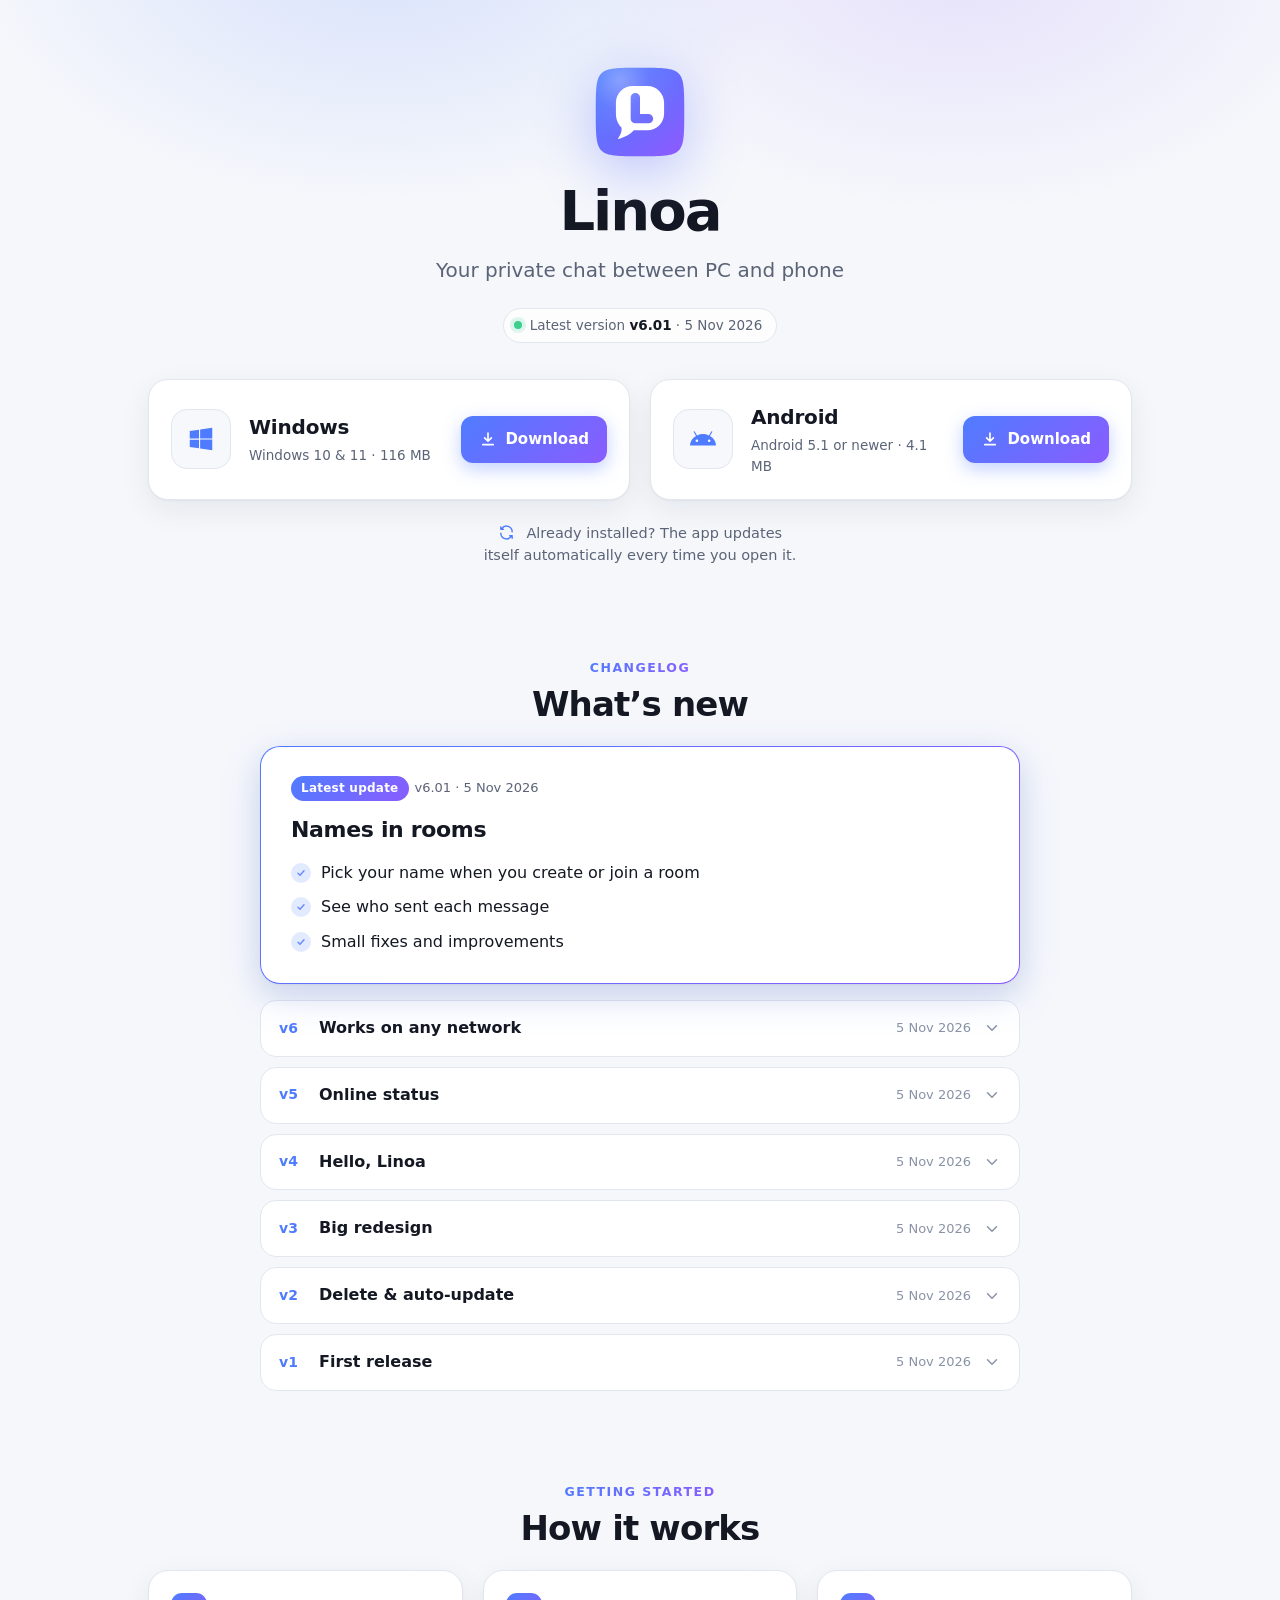
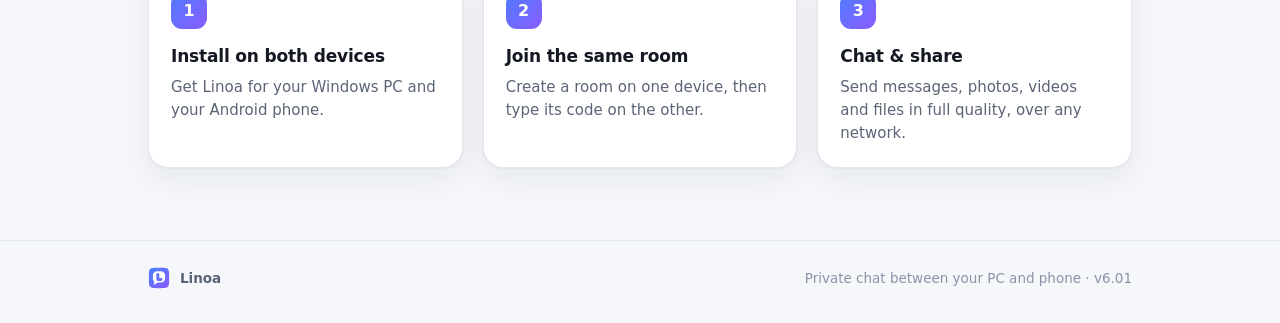
<file: index.html>
<!doctype html>
<html lang="en">
<head>
  <meta charset="utf-8">
  <meta name="viewport" content="width=device-width, initial-scale=1, viewport-fit=cover">
  <meta name="color-scheme" content="dark light">
  <meta name="theme-color" content="#0d1016" media="(prefers-color-scheme: dark)">
  <meta name="theme-color" content="#f5f7fb" media="(prefers-color-scheme: light)">
  <meta name="description" content="Linoa - your private chat between PC and phone. Download for Windows and Android.">
  <title>Linoa</title>
  <link rel="icon" href="data:image/svg+xml,%3Csvg xmlns='http://www.w3.org/2000/svg' viewBox='0 0 1024 1024'%3E%3Cdefs%3E%3ClinearGradient id='fBg' x1='140' y1='80' x2='884' y2='944' gradientUnits='userSpaceOnUse'%3E%3Cstop offset='0' stop-color='%234f7cff'/%3E%3Cstop offset='.55' stop-color='%236b6cff'/%3E%3Cstop offset='1' stop-color='%238a5cff'/%3E%3C/linearGradient%3E%3CradialGradient id='fHl' cx='300' cy='170' r='620' gradientUnits='userSpaceOnUse'%3E%3Cstop offset='0' stop-color='%23fff' stop-opacity='.3'/%3E%3Cstop offset='.5' stop-color='%23fff' stop-opacity='.06'/%3E%3Cstop offset='1' stop-color='%23fff' stop-opacity='0'/%3E%3C/radialGradient%3E%3C/defs%3E%3Cpath d='M984 512C984 981.17 981.17 984 512 984C42.83 984 40 981.17 40 512C40 42.83 42.83 40 512 40C981.17 40 984 42.83 984 512Z' fill='url(%23fBg)'/%3E%3Cpath d='M425.6 198.8H598.4C708.8 198.8 797.6 287.6 797.6 398V522.8C797.6 633.2 708.8 722 598.4 722H440C401.6 762.8 332 810.8 248 825.2C281.6 782 298.4 738.8 293.6 690.8C255.2 654.8 226.4 597.2 226.4 522.8V398C226.4 287.6 315.2 198.8 425.6 198.8ZM388.4 350A68.4 68.4 0 0 1 525.2 350V516.8H603.2A68.4 68.4 0 0 1 603.2 653.6H456.8A68.4 68.4 0 0 1 388.4 585.2Z' fill='%23fff' fill-rule='evenodd'/%3E%3C/svg%3E">
  <link rel="icon" type="image/png" sizes="192x192" href="favicon.png">
  <link rel="apple-touch-icon" href="apple-touch-icon.png">
  <style>
    :root {
      --bg: #0d1016; --bg-2: #11151d; --card: #161b25; --card-2: #1b2130; --line: #252c3b; --line-2: #313a4d;
      --text: #e9ecf3; --muted: #9aa3b6; --faint: #6c768a;
      --accent: #4f7cff; --accent-b: #8a5cff;
      --grad: linear-gradient(135deg, var(--accent), var(--accent-b));
      --glow: rgba(79,124,255,.28); --glow-b: rgba(138,92,255,.22);
      --shadow: 0 1px 0 rgba(255,255,255,.03) inset, 0 12px 32px rgba(0,0,0,.28);
      --radius: 20px;
    }
    @media (prefers-color-scheme: light) {
      :root {
        --bg: #f5f7fb; --bg-2: #eef1f7; --card: #ffffff; --card-2: #f6f8fc; --line: #e2e6ef; --line-2: #d3d9e6;
        --text: #141823; --muted: #5b6477; --faint: #8a93a6;
        --glow: rgba(79,124,255,.18); --glow-b: rgba(138,92,255,.14);
        --shadow: 0 1px 2px rgba(20,24,35,.04), 0 10px 30px rgba(20,24,35,.07);
      }
    }
    * { box-sizing: border-box; }
    html { -webkit-text-size-adjust: 100%; }
    body {
      margin: 0; color: var(--text); background: var(--bg);
      font: 16px/1.55 system-ui, -apple-system, "Segoe UI", Roboto, "Helvetica Neue", Arial, sans-serif;
      -webkit-font-smoothing: antialiased; overflow-x: hidden;
    }
    .bgfx {
      position: absolute; inset: 0 0 auto 0; height: 760px; pointer-events: none; z-index: -1;
      background:
        radial-gradient(600px 380px at 30% -60px, var(--glow), transparent 70%),
        radial-gradient(560px 360px at 75% -40px, var(--glow-b), transparent 70%);
    }
    a { color: inherit; }
    .wrap { width: 100%; max-width: 1040px; margin: 0 auto; padding: 0 16px; }
    @media (min-width: 640px) { .wrap { padding: 0 28px; } }

    /* hero */
    .hero { text-align: center; padding: 64px 0 36px; }
    .logo { width: 96px; height: 96px; margin: 0 auto 22px; display: block; filter: drop-shadow(0 14px 28px rgba(91,108,255,.38)); }
    .logo svg { display: block; width: 96px; height: 96px; }
    h1 { margin: 0; font-size: clamp(36px, 7vw, 56px); line-height: 1.05; letter-spacing: -.035em; font-weight: 750; }
    .tagline { margin: 14px auto 0; max-width: 34ch; color: var(--muted); font-size: clamp(17px, 2.4vw, 20px); }
    .pill {
      display: inline-flex; align-items: center; gap: 8px; margin-top: 22px;
      padding: 6px 14px 6px 10px; border-radius: 999px; font-size: 13.5px; color: var(--muted);
      background: color-mix(in srgb, var(--card) 80%, transparent); border: 1px solid var(--line);
    }
    .pill b { color: var(--text); font-weight: 650; }
    .dot { width: 8px; height: 8px; border-radius: 50%; background: #3ccf8e; box-shadow: 0 0 0 4px rgba(60,207,142,.16); }
    .pill.off .dot { background: var(--faint); box-shadow: none; }

    /* downloads */
    .downloads { display: grid; gap: 16px; grid-template-columns: 1fr; }
    @media (min-width: 720px) { .downloads { grid-template-columns: 1fr 1fr; gap: 20px; } }
    .dl {
      position: relative; display: flex; align-items: center; gap: 18px; text-decoration: none;
      padding: 22px; border-radius: var(--radius); background: var(--card); border: 1px solid var(--line);
      box-shadow: var(--shadow); transition: transform .15s ease, border-color .15s ease, box-shadow .15s ease;
    }
    .dl:hover { transform: translateY(-2px); border-color: color-mix(in srgb, var(--accent) 55%, var(--line)); box-shadow: var(--shadow), 0 10px 34px var(--glow); }
    .dl:focus-visible { outline: 2px solid var(--accent); outline-offset: 3px; }
    .dl[aria-disabled="true"] { pointer-events: none; }
    .dl[aria-disabled="true"] .btn { opacity: .5; }
    .ico {
      flex: none; width: 60px; height: 60px; border-radius: 16px; display: grid; place-items: center;
      background: var(--card-2); border: 1px solid var(--line); color: var(--accent);
    }
    .ico svg { width: 30px; height: 30px; }
    .dl .txt { flex: 1; min-width: 0; }
    .dl .os, .dl .meta { display: block; }
    .dl .os { font-size: 20px; font-weight: 700; letter-spacing: -.01em; }
    .dl .meta { font-size: 13.5px; color: var(--muted); margin-top: 2px; }
    .btn {
      flex: none; display: inline-flex; align-items: center; gap: 8px; color: #fff; font-weight: 650; font-size: 15px;
      padding: 12px 18px; border-radius: 12px; background: var(--grad); box-shadow: 0 6px 18px rgba(79,124,255,.35);
    }
    .btn svg { width: 18px; height: 18px; }
    @media (max-width: 479px) {
      .dl { flex-wrap: wrap; padding: 18px; gap: 14px; }
      .ico { width: 52px; height: 52px; border-radius: 14px; }
      .btn { width: 100%; justify-content: center; padding: 13px 18px; }
    }
    .auto { margin: 22px auto 0; max-width: 560px; color: var(--muted); font-size: 14.5px; text-align: center; text-wrap: balance; }
    .auto svg { display: inline-block; width: 17px; height: 17px; vertical-align: -3px; margin-right: 7px; color: var(--accent); }

    /* sections */
    section.wrap { margin-top: 88px; }
    @media (max-width: 639px) { section.wrap { margin-top: 64px; } }
    .head { text-align: center; }
    .eyebrow { font-size: 12.5px; text-transform: uppercase; letter-spacing: .12em; font-weight: 700; margin: 0 0 8px;
      background: var(--grad); -webkit-background-clip: text; background-clip: text; color: transparent; display: inline-block; }
    h2 { margin: 0 0 22px; font-size: clamp(26px, 4vw, 34px); letter-spacing: -.025em; line-height: 1.15; }

    /* what's new */
    .news { max-width: 760px; margin: 0 auto; }
    .latest {
      position: relative; border-radius: var(--radius); padding: 1px; background: var(--grad); box-shadow: var(--shadow), 0 12px 40px var(--glow);
    }
    .latest > div { border-radius: calc(var(--radius) - 1px); background: var(--card); padding: 24px; }
    @media (min-width: 640px) { .latest > div { padding: 28px 30px; } }
    .badge { display: inline-flex; flex-wrap: wrap; gap: 6px; align-items: center; font-size: 13px; color: var(--muted); }
    .badge .tag { color: #fff; background: var(--grad); padding: 3px 10px; border-radius: 999px; font-weight: 650; font-size: 12px; letter-spacing: .02em; }
    .latest h3 { margin: 12px 0 14px; font-size: 22px; letter-spacing: -.015em; }
    ul.changes { list-style: none; margin: 0; padding: 0; display: grid; gap: 10px; }
    ul.changes li { position: relative; padding-left: 30px; }
    ul.changes li::before {
      content: ""; position: absolute; left: 0; top: 2px; width: 20px; height: 20px; border-radius: 50%;
      background: color-mix(in srgb, var(--accent) 16%, transparent)
        url("data:image/svg+xml,%3Csvg xmlns='http://www.w3.org/2000/svg' viewBox='0 0 24 24'%3E%3Cpath fill='none' stroke='%236d8dff' stroke-width='3' stroke-linecap='round' stroke-linejoin='round' d='m6 12.5 4 4 8-9'/%3E%3C/svg%3E") center/12px no-repeat;
    }
    .older { margin-top: 16px; display: grid; gap: 10px; }
    details { border: 1px solid var(--line); border-radius: 16px; background: var(--card); }
    summary {
      list-style: none; cursor: pointer; display: flex; align-items: center; gap: 12px; padding: 15px 18px; border-radius: 16px;
    }
    summary::-webkit-details-marker { display: none; }
    summary:focus-visible { outline: 2px solid var(--accent); outline-offset: 2px; }
    summary .v { font-weight: 700; font-size: 14px; color: var(--accent); min-width: 28px; }
    summary .t { flex: 1; font-weight: 600; min-width: 0; }
    summary .d { color: var(--faint); font-size: 13px; white-space: nowrap; }
    summary .chev { width: 18px; height: 18px; color: var(--faint); transition: transform .2s; flex: none; }
    details[open] summary .chev { transform: rotate(180deg); }
    details ul.changes { padding: 0 18px 18px 18px; font-size: 15px; color: var(--muted); }
    .empty { color: var(--muted); text-align: center; }

    /* how it works */
    .steps { list-style: none; margin: 0; padding: 0; display: grid; gap: 16px; grid-template-columns: 1fr; counter-reset: s; }
    @media (min-width: 760px) { .steps { grid-template-columns: repeat(3, 1fr); gap: 20px; } }
    .steps li { background: var(--card); border: 1px solid var(--line); border-radius: var(--radius); padding: 22px; box-shadow: var(--shadow); }
    .num {
      width: 36px; height: 36px; border-radius: 11px; display: grid; place-items: center; margin-bottom: 14px;
      background: var(--grad); color: #fff; font-weight: 750; font-size: 16px;
    }
    .steps h3 { margin: 0 0 6px; font-size: 17px; letter-spacing: -.01em; }
    .steps p { margin: 0; color: var(--muted); font-size: 15px; }
    @media (max-width: 759px) {
      .steps li { display: grid; grid-template-columns: auto 1fr; column-gap: 16px; padding: 18px; }
      .num { grid-row: span 2; margin: 0; }
    }
    .code { font-family: ui-monospace, "Cascadia Mono", Consolas, monospace; font-size: .92em; background: var(--card-2); border: 1px solid var(--line); border-radius: 6px; padding: 1px 6px; color: var(--text); }

    footer { margin-top: 72px; border-top: 1px solid var(--line); padding: 26px 0 34px; color: var(--faint); font-size: 13.5px; }
    footer .wrap { display: flex; flex-wrap: wrap; gap: 8px 20px; justify-content: space-between; align-items: center; }
    footer .brand { display: inline-flex; align-items: center; gap: 10px; color: var(--muted); font-weight: 600; }
    footer .mini { width: 22px; height: 22px; display: block; }
    footer .mini svg { display: block; width: 22px; height: 22px; }
    @media (prefers-reduced-motion: reduce) { * { transition: none !important; } }
  </style>
</head>
<body>
  <div class="bgfx" aria-hidden="true"></div>

  <header class="hero wrap">
    <div class="logo" aria-hidden="true">
      <svg xmlns="http://www.w3.org/2000/svg" viewBox="0 0 1024 1024"><defs><linearGradient id="heroBg" x1="140" y1="80" x2="884" y2="944" gradientUnits="userSpaceOnUse"><stop offset="0" stop-color="#4f7cff"/><stop offset=".55" stop-color="#6b6cff"/><stop offset="1" stop-color="#8a5cff"/></linearGradient><radialGradient id="heroHl" cx="300" cy="170" r="620" gradientUnits="userSpaceOnUse"><stop offset="0" stop-color="#fff" stop-opacity=".3"/><stop offset=".5" stop-color="#fff" stop-opacity=".06"/><stop offset="1" stop-color="#fff" stop-opacity="0"/></radialGradient></defs><path d="M984 512C984 981.17 981.17 984 512 984C42.83 984 40 981.17 40 512C40 42.83 42.83 40 512 40C981.17 40 984 42.83 984 512Z" fill="url(#heroBg)"/><path d="M984 512C984 981.17 981.17 984 512 984C42.83 984 40 981.17 40 512C40 42.83 42.83 40 512 40C981.17 40 984 42.83 984 512Z" fill="url(#heroHl)"/><path d="M434.24 235.52H589.76C689.12 235.52 769.04 315.44 769.04 414.8V527.12C769.04 626.48 689.12 706.4 589.76 706.4H447.2C412.64 743.12 350 786.32 274.4 799.28C304.64 760.4 319.76 721.52 315.44 678.32C280.88 645.92 254.96 594.08 254.96 527.12V414.8C254.96 315.44 334.88 235.52 434.24 235.52ZM412.64 358.64A49.68 49.68 0 0 1 512 358.64V533.6H602.72A49.68 49.68 0 0 1 602.72 632.96H462.32A49.68 49.68 0 0 1 412.64 583.28Z" fill="#fff" fill-rule="evenodd"/></svg>
    </div>
    <h1>Linoa</h1>
    <p class="tagline">Your private chat between PC and phone</p>
    <div class="pill off" id="pill"><span class="dot" aria-hidden="true"></span><span id="pillText">Checking latest version…</span></div>
  </header>

  <main>
    <div class="wrap">
      <div class="downloads">
        <a class="dl" id="exe" href="https://github.com/JanZnidaric911/chatroom/releases/latest/download/Linoa-Setup.exe">
          <span class="ico" aria-hidden="true">
            <svg viewBox="0 0 24 24"><path fill="currentColor" d="M3 5.6 10.4 4.6v7H3v-6Zm0 12.8 7.4 1v-6.9H3v5.9Zm8.3 1.1L21 21v-8.6h-9.7v7.1Zm0-15.1v7.2H21V3l-9.7 1.4Z"/></svg>
          </span>
          <span class="txt">
            <span class="os">Windows</span>
            <span class="meta" id="exeMeta">Windows 10 &amp; 11</span>
          </span>
          <span class="btn"><svg viewBox="0 0 24 24" aria-hidden="true"><path fill="none" stroke="currentColor" stroke-width="2.2" stroke-linecap="round" stroke-linejoin="round" d="M12 4v11m0 0-4.5-4.5M12 15l4.5-4.5M5 19.5h14"/></svg>Download</span>
        </a>
        <a class="dl" id="apk" href="https://github.com/JanZnidaric911/chatroom/releases/latest/download/Linoa.apk">
          <span class="ico" aria-hidden="true">
            <svg viewBox="0 0 24 24"><path fill="currentColor" d="M17.6 9.6l1.8-3.2a.45.45 0 0 0-.78-.44l-1.85 3.3a10.8 10.8 0 0 0-9.54 0L5.38 5.96a.45.45 0 0 0-.78.44l1.8 3.2A9.5 9.5 0 0 0 1.6 17.2h20.8a9.5 9.5 0 0 0-4.8-7.6ZM7.1 14.4a1.05 1.05 0 1 1 0-2.1 1.05 1.05 0 0 1 0 2.1Zm9.8 0a1.05 1.05 0 1 1 0-2.1 1.05 1.05 0 0 1 0 2.1Z"/></svg>
          </span>
          <span class="txt">
            <span class="os">Android</span>
            <span class="meta" id="apkMeta">Android 5.1 or newer</span>
          </span>
          <span class="btn"><svg viewBox="0 0 24 24" aria-hidden="true"><path fill="none" stroke="currentColor" stroke-width="2.2" stroke-linecap="round" stroke-linejoin="round" d="M12 4v11m0 0-4.5-4.5M12 15l4.5-4.5M5 19.5h14"/></svg>Download</span>
        </a>
      </div>
      <p class="auto">
        <svg viewBox="0 0 24 24" aria-hidden="true"><path fill="none" stroke="currentColor" stroke-width="2" stroke-linecap="round" stroke-linejoin="round" d="M20 11a8 8 0 0 0-14.6-4.5M4 4v3.5h3.5M4 13a8 8 0 0 0 14.6 4.5M20 20v-3.5h-3.5"/></svg>
        <span>Already installed? The app updates itself automatically every time you open it.</span>
      </p>
    </div>

    <section class="wrap" id="whats-new" aria-labelledby="newsTitle">
      <div class="news">
        <div class="head"><p class="eyebrow">Changelog</p>
        <h2 id="newsTitle">What’s new</h2></div>
        <div id="news"><p class="empty">Loading release notes…</p></div>
      </div>
    </section>

    <section class="wrap" aria-labelledby="howTitle">
      <div class="head"><p class="eyebrow">Getting started</p>
      <h2 id="howTitle">How it works</h2></div>
      <ol class="steps">
        <li><div class="num">1</div><h3>Install on both devices</h3><p>Get Linoa for your Windows PC and your Android phone.</p></li>
        <li><div class="num">2</div><h3>Join the same room</h3><p>Create a room on one device, then type its code on the other.</p></li>
        <li><div class="num">3</div><h3>Chat &amp; share</h3><p>Send messages, photos, videos and files in full quality, over any network.</p></li>
      </ol>
    </section>
  </main>

  <footer>
    <div class="wrap">
      <span class="brand"><span class="mini" aria-hidden="true"><svg xmlns="http://www.w3.org/2000/svg" viewBox="0 0 1024 1024"><defs><linearGradient id="ftBg" x1="140" y1="80" x2="884" y2="944" gradientUnits="userSpaceOnUse"><stop offset="0" stop-color="#4f7cff"/><stop offset=".55" stop-color="#6b6cff"/><stop offset="1" stop-color="#8a5cff"/></linearGradient><radialGradient id="ftHl" cx="300" cy="170" r="620" gradientUnits="userSpaceOnUse"><stop offset="0" stop-color="#fff" stop-opacity=".3"/><stop offset=".5" stop-color="#fff" stop-opacity=".06"/><stop offset="1" stop-color="#fff" stop-opacity="0"/></radialGradient></defs><path d="M984 512C984 981.17 981.17 984 512 984C42.83 984 40 981.17 40 512C40 42.83 42.83 40 512 40C981.17 40 984 42.83 984 512Z" fill="url(#ftBg)"/><path d="M425.6 198.8H598.4C708.8 198.8 797.6 287.6 797.6 398V522.8C797.6 633.2 708.8 722 598.4 722H440C401.6 762.8 332 810.8 248 825.2C281.6 782 298.4 738.8 293.6 690.8C255.2 654.8 226.4 597.2 226.4 522.8V398C226.4 287.6 315.2 198.8 425.6 198.8ZM388.4 350A68.4 68.4 0 0 1 525.2 350V516.8H603.2A68.4 68.4 0 0 1 603.2 653.6H456.8A68.4 68.4 0 0 1 388.4 585.2Z" fill="#fff" fill-rule="evenodd"/></svg></span>Linoa</span>
      <span>Private chat between your PC and phone · <span id="footVer">private build</span></span>
    </div>
  </footer>

  <script>
    (function () {
      var $ = function (id) { return document.getElementById(id); };
      function el(tag, cls, text) { var e = document.createElement(tag); if (cls) e.className = cls; if (text != null) e.textContent = text; return e; }
      function getJSON(url) {
        return fetch(url + (url.indexOf('?') < 0 ? '?' : '&') + 't=' + Date.now(), { cache: 'no-store' })
          .then(function (r) { if (!r.ok) throw new Error('HTTP ' + r.status); return r.json(); });
      }
      function fmtDate(s) {
        var m = /^(\d{4})-(\d{2})-(\d{2})/.exec(s || '');
        if (!m) return s || '';
        try { return new Date(+m[1], m[2] - 1, +m[3]).toLocaleDateString('en-GB', { day: 'numeric', month: 'short', year: 'numeric' }); }
        catch (e) { return s; }
      }
      function fmtSize(b) {
        b = Number(b); if (!(b > 0)) return '';
        return b >= 1048576 ? (b / 1048576).toFixed(b >= 10485760 ? 0 : 1) + ' MB' : Math.max(1, Math.round(b / 1024)) + ' KB';
      }
      function setLink(id, url, size) {
        if (!url || /PLACEHOLDER/i.test(url)) return;
        var a = $(id);
        a.href = new URL(url, location.href).href;
        var s = fmtSize(size);
        if (s) $(id + 'Meta').textContent += ' · ' + s;
      }
      function changeList(changes) {
        var ul = el('ul', 'changes');
        (changes || []).forEach(function (c) { ul.appendChild(el('li', '', String(c))); });
        return ul;
      }
      // display name ("6.01"); entries without one show the integer build. Sorting stays on the integer.
      function vn(e) { return 'v' + ((e && e.name) || (e && e.version)); }
      var chevron = '<svg class="chev" viewBox="0 0 24 24" aria-hidden="true"><path fill="none" stroke="currentColor" stroke-width="2" stroke-linecap="round" stroke-linejoin="round" d="m6 9 6 6 6-6"/></svg>';

      var manifestP = getJSON('update/manifest.json').catch(function () { return null; });
      var logP = getJSON('changelog.json').then(function (l) {
        return Array.isArray(l) ? l.filter(function (e) { return e && e.version; }).sort(function (a, b) { return b.version - a.version; }) : [];
      }).catch(function () { return null; });

      // Downloads + version pill
      Promise.all([manifestP, logP]).then(function (r) {
        var m = r[0], log = r[1] || [];
        var latestVer = m && m.version ? m.version : (log[0] && log[0].version);
        var entry = log.filter(function (e) { return e.version === latestVer; })[0];
        var latestName = m && m.version ? vn(m) : vn(entry || { version: latestVer });
        var date = entry ? fmtDate(entry.date) : (m && m.published ? fmtDate(String(m.published).slice(0, 10)) : '');
        if (latestVer) {
          $('pill').classList.remove('off');
          $('pillText').innerHTML = '';
          $('pillText').appendChild(el('span', '', 'Latest version '));
          $('pillText').appendChild(el('b', '', latestName));
          if (date) $('pillText').appendChild(el('span', '', ' · ' + date));
          $('footVer').textContent = latestName;
        } else {
          $('pillText').textContent = 'Version info unavailable';
        }
        if (m) { setLink('exe', m.exeUrl, m.exeSize); setLink('apk', m.apkUrl, m.apkSize); }

        // What's new
        var box = $('news'); box.innerHTML = '';
        if (!log.length) {
          if (m && m.notes) {
            var card0 = el('div', 'latest'), in0 = el('div');
            var b0 = el('div', 'badge'); b0.appendChild(el('span', 'tag', 'Latest update')); b0.appendChild(el('span', '', vn(m)));
            in0.appendChild(b0); in0.appendChild(el('p', '', m.notes)); card0.appendChild(in0); box.appendChild(card0);
          } else {
            box.appendChild(el('p', 'empty', 'Release notes are not available right now.'));
          }
          return;
        }
        var first = log[0];
        var card = el('article', 'latest'), inner = el('div');
        var badge = el('div', 'badge');
        badge.appendChild(el('span', 'tag', 'Latest update'));
        badge.appendChild(el('span', '', vn(first) + (first.date ? ' · ' + fmtDate(first.date) : '')));
        inner.appendChild(badge);
        inner.appendChild(el('h3', '', first.title || ('Version ' + vn(first).slice(1))));
        inner.appendChild(changeList(first.changes));
        card.appendChild(inner); box.appendChild(card);

        if (log.length > 1) {
          var older = el('div', 'older');
          log.slice(1).forEach(function (e) {
            var d = el('details'), s = el('summary');
            s.appendChild(el('span', 'v', vn(e)));
            s.appendChild(el('span', 't', e.title || ('Version ' + vn(e).slice(1))));
            if (e.date) s.appendChild(el('span', 'd', fmtDate(e.date)));
            s.insertAdjacentHTML('beforeend', chevron);
            d.appendChild(s); d.appendChild(changeList(e.changes));
            older.appendChild(d);
          });
          box.appendChild(older);
        }
      });
    })();
  </script>
</body>
</html>
</file>
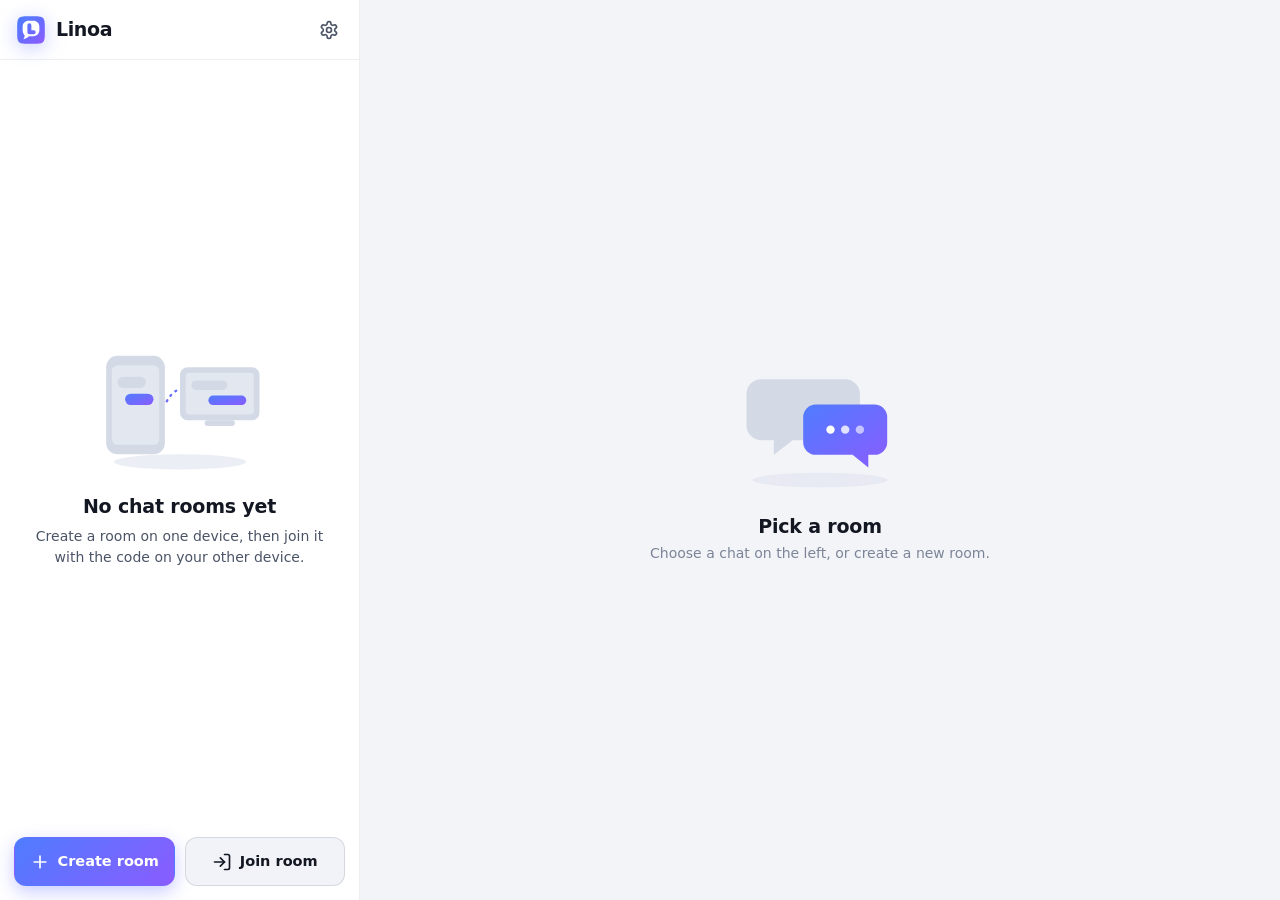
<file: update/files/index.html>
<!doctype html>
<html lang="en">
<head>
  <meta charset="utf-8">
  <meta name="viewport" content="width=device-width, initial-scale=1, viewport-fit=cover">
  <meta name="color-scheme" content="dark light">
  <meta name="theme-color" content="#0f1218">
  <title>Linoa</title>
  <link rel="icon" href="data:image/svg+xml,%3Csvg xmlns='http://www.w3.org/2000/svg' viewBox='0 0 1024 1024'%3E%3Cdefs%3E%3ClinearGradient id='fBg' x1='140' y1='80' x2='884' y2='944' gradientUnits='userSpaceOnUse'%3E%3Cstop offset='0' stop-color='%234f7cff'/%3E%3Cstop offset='.55' stop-color='%236b6cff'/%3E%3Cstop offset='1' stop-color='%238a5cff'/%3E%3C/linearGradient%3E%3CradialGradient id='fHl' cx='300' cy='170' r='620' gradientUnits='userSpaceOnUse'%3E%3Cstop offset='0' stop-color='%23fff' stop-opacity='.3'/%3E%3Cstop offset='.5' stop-color='%23fff' stop-opacity='.06'/%3E%3Cstop offset='1' stop-color='%23fff' stop-opacity='0'/%3E%3C/radialGradient%3E%3C/defs%3E%3Cpath d='M984 512C984 981.17 981.17 984 512 984C42.83 984 40 981.17 40 512C40 42.83 42.83 40 512 40C981.17 40 984 42.83 984 512Z' fill='url(%23fBg)'/%3E%3Cpath d='M425.6 198.8H598.4C708.8 198.8 797.6 287.6 797.6 398V522.8C797.6 633.2 708.8 722 598.4 722H440C401.6 762.8 332 810.8 248 825.2C281.6 782 298.4 738.8 293.6 690.8C255.2 654.8 226.4 597.2 226.4 522.8V398C226.4 287.6 315.2 198.8 425.6 198.8ZM388.4 350A68.4 68.4 0 0 1 525.2 350V516.8H603.2A68.4 68.4 0 0 1 603.2 653.6H456.8A68.4 68.4 0 0 1 388.4 585.2Z' fill='%23fff' fill-rule='evenodd'/%3E%3C/svg%3E">
  <link rel="stylesheet" href="styles.css">
</head>
<body>
  <div id="app" class="app">
    <!-- HOME / ROOM LIST -->
    <section id="home" class="screen active">
      <header class="topbar home-top">
        <div class="brand">
          <span class="logo" aria-hidden="true">
            <svg width="30" height="30" xmlns="http://www.w3.org/2000/svg" viewBox="0 0 1024 1024"><defs><linearGradient id="lgoBg" x1="140" y1="80" x2="884" y2="944" gradientUnits="userSpaceOnUse"><stop offset="0" stop-color="#4f7cff"/><stop offset=".55" stop-color="#6b6cff"/><stop offset="1" stop-color="#8a5cff"/></linearGradient><radialGradient id="lgoHl" cx="300" cy="170" r="620" gradientUnits="userSpaceOnUse"><stop offset="0" stop-color="#fff" stop-opacity=".3"/><stop offset=".5" stop-color="#fff" stop-opacity=".06"/><stop offset="1" stop-color="#fff" stop-opacity="0"/></radialGradient></defs><path d="M984 512C984 981.17 981.17 984 512 984C42.83 984 40 981.17 40 512C40 42.83 42.83 40 512 40C981.17 40 984 42.83 984 512Z" fill="url(#lgoBg)"/><path d="M425.6 198.8H598.4C708.8 198.8 797.6 287.6 797.6 398V522.8C797.6 633.2 708.8 722 598.4 722H440C401.6 762.8 332 810.8 248 825.2C281.6 782 298.4 738.8 293.6 690.8C255.2 654.8 226.4 597.2 226.4 522.8V398C226.4 287.6 315.2 198.8 425.6 198.8ZM388.4 350A68.4 68.4 0 0 1 525.2 350V516.8H603.2A68.4 68.4 0 0 1 603.2 653.6H456.8A68.4 68.4 0 0 1 388.4 585.2Z" fill="#fff" fill-rule="evenodd"/></svg>
          </span>
          <span>Linoa</span>
        </div>
        <button class="icon-btn" id="btnSettings" title="Settings" aria-label="Settings" data-icon="settings"></button>
      </header>
      <main class="home-main">
        <ul id="roomList" class="room-list"></ul>
        <div id="emptyHome" class="empty-home">
          <svg class="illus" viewBox="0 0 200 150" width="190" height="142" aria-hidden="true">
            <defs><linearGradient id="ig1" x1="0" y1="0" x2="1" y2="1"><stop offset="0" stop-color="#4f7cff"/><stop offset="1" stop-color="#8a5cff"/></linearGradient></defs>
            <ellipse cx="100" cy="134" rx="70" ry="8" class="illus-shadow"/>
            <rect x="22" y="22" width="62" height="104" rx="12" class="illus-device"/>
            <rect x="28" y="32" width="50" height="84" rx="6" class="illus-screen"/>
            <rect x="100" y="34" width="84" height="56" rx="8" class="illus-device"/>
            <rect x="106" y="40" width="72" height="44" rx="4" class="illus-screen"/>
            <rect x="126" y="90" width="32" height="6" rx="3" class="illus-device"/>
            <rect x="34" y="44" width="30" height="12" rx="6" class="illus-bubble"/>
            <rect x="42" y="62" width="30" height="12" rx="6" fill="url(#ig1)"/>
            <rect x="112" y="48" width="38" height="10" rx="5" class="illus-bubble"/>
            <rect x="130" y="64" width="40" height="10" rx="5" fill="url(#ig1)"/>
            <path d="M86 70c6-10 10-12 14-12" fill="none" stroke="url(#ig1)" stroke-width="2.5" stroke-linecap="round" stroke-dasharray="1 6"/>
          </svg>
          <h2>No chat rooms yet</h2>
          <p>Create a room on one device, then join it with the code on your other device.</p>
        </div>
      </main>
      <div class="home-actions">
        <button class="btn primary" id="btnCreate" data-icon="plus">Create room</button>
        <button class="btn" id="btnJoin" data-icon="log-in">Join room</button>
      </div>
    </section>

    <!-- CHAT -->
    <section id="chat" class="screen">
      <header class="topbar chat-top">
        <button class="icon-btn" id="btnBack" title="Back" aria-label="Back" data-icon="chevron-left" data-size="24"></button>
        <button class="chat-title" id="chatTitle" title="Show room code">
          <span class="avatar" id="chatAvatar"></span>
          <span class="chat-title-text">
            <span id="chatName">Room</span>
            <small id="chatSub"></small>
          </span>
        </button>
        <button class="icon-btn" id="btnSettings2" title="Room options" aria-label="Room options" data-icon="more-vertical"></button>
      </header>
      <div id="statusBar" class="status-bar connecting">
        <span class="sb-pulse" aria-hidden="true"></span>
        <span class="sb-text"><span id="statusText">Connecting…</span><small id="statusHint"></small></span>
      </div>
      <div class="chat-body">
        <div id="messages" class="messages" aria-live="polite"></div>
        <button id="scrollDown" class="fab" title="Scroll to latest" aria-label="Scroll to latest" data-icon="chevron-down" hidden><span id="unreadBadge" class="fab-badge" hidden></span></button>
      </div>
      <div id="selectBar" class="select-bar" hidden>
        <button class="icon-btn" id="selCancel" title="Cancel selection" aria-label="Cancel selection" data-icon="x"></button>
        <span id="selCount" class="sel-count">0 selected</span>
        <button class="btn small ghost" id="selAll" title="Select all">All</button>
        <button class="btn small ghost" id="selDelMe" title="Delete for me" data-icon="user"><span class="lbl">For me</span></button>
        <button class="btn small danger" id="selDelAll" title="Delete for everyone" data-icon="users"><span class="lbl">For everyone</span></button>
      </div>
      <footer class="composer" id="composer">
        <div class="composer-pill">
          <button class="icon-btn attach" id="btnAttach" title="Attach files" aria-label="Attach files" data-icon="paperclip"></button>
          <input type="file" id="fileInput" multiple hidden>
          <textarea id="input" rows="1" placeholder="Message" autocomplete="off"></textarea>
        </div>
        <button class="send-btn" id="btnSend" title="Send" aria-label="Send" data-icon="send"></button>
      </footer>
      <div id="dropOverlay" class="drop-overlay">
        <div class="drop-card">
          <span class="drop-icon" data-icon="upload" data-size="34"></span>
          <strong>Drop to send</strong>
          <small>Photos, videos and files are sent in full quality</small>
        </div>
      </div>
    </section>

    <!-- WIDE LAYOUT: nothing selected -->
    <section id="placeholder" class="pane-empty" aria-hidden="true">
      <svg class="illus" viewBox="0 0 200 150" width="210" height="158">
        <defs><linearGradient id="ig2" x1="0" y1="0" x2="1" y2="1"><stop offset="0" stop-color="#4f7cff"/><stop offset="1" stop-color="#8a5cff"/></linearGradient></defs>
        <ellipse cx="100" cy="136" rx="64" ry="7" class="illus-shadow"/>
        <path d="M44 40h80a14 14 0 0 1 14 14v30a14 14 0 0 1-14 14H74l-18 14v-14H44a14 14 0 0 1-14-14V54a14 14 0 0 1 14-14Z" class="illus-bubble"/>
        <path d="M96 64h56a12 12 0 0 1 12 12v24a12 12 0 0 1-12 12h-6v12l-15-12H96a12 12 0 0 1-12-12V76a12 12 0 0 1 12-12Z" fill="url(#ig2)"/>
        <circle cx="110" cy="88" r="4" fill="#fff"/><circle cx="124" cy="88" r="4" fill="#fff" opacity=".8"/><circle cx="138" cy="88" r="4" fill="#fff" opacity=".6"/>
      </svg>
      <h2>Pick a room</h2>
      <p>Choose a chat on the left, or create a new room.</p>
    </section>
  </div>

  <!-- MODAL -->
  <div id="modal" class="overlay" hidden>
    <div class="dialog" id="dialog" role="dialog" aria-modal="true">
      <div id="modalBody"></div>
    </div>
  </div>

  <!-- IMAGE VIEWER -->
  <div id="viewer" class="viewer" hidden>
    <div class="viewer-bar">
      <span id="viewerName"></span>
      <div class="save-slot" id="viewerSlot">
        <button class="icon-btn" id="viewerSave" title="Save" aria-label="Save" data-icon="download"></button>
        <button class="icon-btn" id="viewerClose" title="Close" aria-label="Close" data-icon="x" data-size="22"></button>
      </div>
    </div>
    <img id="viewerImg" alt="">
  </div>

  <div id="toast" class="toast" hidden></div>

  <script src="vendor/peerjs.min.js"></script>
  <script src="relay.js"></script>
  <script src="platform.js"></script>
  <script src="app.js"></script>
  <script src="version.js"></script>
  <script src="update-config.js"></script>
  <script src="updater.js"></script>
</body>
</html>
</file>
<file: update/files/styles.css>
/* Linoa — design tokens. Dark is the default; light via prefers-color-scheme or [data-theme]. */
:root {
  --bg: #0b0e14;
  --bg-elev: #10141c;
  --chat-bg: #0c0f15;
  --surface: #161b25;
  --surface-2: #1d2330;
  --surface-3: #262d3c;
  --line: rgba(255, 255, 255, .06);
  --line-2: rgba(255, 255, 255, .11);
  --text: #e9edf5;
  --text-2: #aab2c3;
  --muted: #747d91;
  --accent: #5b74ff;
  --accent-2: #7a63ff;
  --accent-soft: rgba(91, 116, 255, .16);
  --grad: linear-gradient(135deg, #4f7cff 0%, #8a5cff 100%);
  --mine-text: #ffffff;
  --theirs: #1a1f2a;
  --theirs-text: #e9edf5;
  --ok: #3ad08a;
  --warn: #f2b84b;
  --err: #ff5f6d;
  --err-soft: rgba(255, 95, 109, .13);
  --shadow-sm: 0 1px 2px rgba(0, 0, 0, .3);
  --shadow: 0 12px 40px rgba(0, 0, 0, .5), 0 2px 8px rgba(0, 0, 0, .3);
  --overlay: rgba(4, 6, 10, .62);
  --glass: rgba(16, 20, 28, .78);
  --skel: rgba(255, 255, 255, .05);
  --skel-hi: rgba(255, 255, 255, .11);
  --scroll: rgba(255, 255, 255, .13);
  --illus-1: #1f2534;
  --illus-2: #2a3245;
  --focus: 0 0 0 3px rgba(91, 116, 255, .45);
  --r-bubble: 20px;
  --r-tight: 6px;
  --sat: env(safe-area-inset-top, 0px);
  --sab: env(safe-area-inset-bottom, 0px);
  --sal: env(safe-area-inset-left, 0px);
  --sar: env(safe-area-inset-right, 0px);
  --font: "Inter", "Inter Variable", "Segoe UI Variable Text", "Segoe UI", system-ui, -apple-system, Roboto, "Helvetica Neue", Arial, sans-serif;
  --mono: "JetBrains Mono", "Cascadia Mono", ui-monospace, "SF Mono", Consolas, "Roboto Mono", monospace;
  color-scheme: dark;
}
@media (prefers-color-scheme: light) {
  :root:not([data-theme="dark"]) {
    --bg: #eef1f6;
    --bg-elev: #ffffff;
    --chat-bg: #f2f4f8;
    --surface: #ffffff;
    --surface-2: #f1f3f8;
    --surface-3: #e6e9f0;
    --line: rgba(15, 23, 42, .07);
    --line-2: rgba(15, 23, 42, .12);
    --text: #121722;
    --text-2: #4b5466;
    --muted: #7c8597;
    --accent-soft: rgba(79, 124, 255, .12);
    --theirs: #ffffff;
    --theirs-text: #121722;
    --err-soft: rgba(229, 72, 77, .1);
    --shadow-sm: 0 1px 2px rgba(15, 23, 42, .08);
    --shadow: 0 12px 40px rgba(15, 23, 42, .16), 0 2px 8px rgba(15, 23, 42, .06);
    --overlay: rgba(15, 23, 42, .38);
    --glass: rgba(255, 255, 255, .82);
    --skel: rgba(15, 23, 42, .05);
    --skel-hi: rgba(15, 23, 42, .1);
    --scroll: rgba(15, 23, 42, .18);
    --illus-1: #e3e7ef;
    --illus-2: #d3d9e5;
    --ok: #1fb373;
    --warn: #d99a1e;
    --err: #e5484d;
    color-scheme: light;
  }
}
:root[data-theme="light"] {
  --bg: #eef1f6;
  --bg-elev: #ffffff;
  --chat-bg: #f2f4f8;
  --surface: #ffffff;
  --surface-2: #f1f3f8;
  --surface-3: #e6e9f0;
  --line: rgba(15, 23, 42, .07);
  --line-2: rgba(15, 23, 42, .12);
  --text: #121722;
  --text-2: #4b5466;
  --muted: #7c8597;
  --accent-soft: rgba(79, 124, 255, .12);
  --theirs: #ffffff;
  --theirs-text: #121722;
  --err-soft: rgba(229, 72, 77, .1);
  --shadow-sm: 0 1px 2px rgba(15, 23, 42, .08);
  --shadow: 0 12px 40px rgba(15, 23, 42, .16), 0 2px 8px rgba(15, 23, 42, .06);
  --overlay: rgba(15, 23, 42, .38);
  --glass: rgba(255, 255, 255, .82);
  --skel: rgba(15, 23, 42, .05);
  --skel-hi: rgba(15, 23, 42, .1);
  --scroll: rgba(15, 23, 42, .18);
  --illus-1: #e3e7ef;
  --illus-2: #d3d9e5;
  --ok: #1fb373;
  --warn: #d99a1e;
  --err: #e5484d;
  color-scheme: light;
}

/* ---------- base ---------- */
* { box-sizing: border-box; }
html, body { height: 100%; margin: 0; }
body {
  background: var(--bg);
  color: var(--text);
  font: 15px/1.42 var(--font);
  font-feature-settings: "cv11", "ss01";
  -webkit-font-smoothing: antialiased;
  -moz-osx-font-smoothing: grayscale;
  overflow: hidden;
  -webkit-tap-highlight-color: transparent;
}
button { font: inherit; color: inherit; }
button, [role="button"] { -webkit-user-select: none; user-select: none; }
[hidden] { display: none !important; }
:focus { outline: none; }
:focus-visible { outline: none; box-shadow: var(--focus); }
::selection { background: rgba(91, 116, 255, .35); }
svg.ic { flex: none; display: block; }
svg.ic.inline { display: inline-block; vertical-align: -2px; }

/* custom scrollbars */
* { scrollbar-width: thin; scrollbar-color: var(--scroll) transparent; }
::-webkit-scrollbar { width: 10px; height: 10px; }
::-webkit-scrollbar-track { background: transparent; }
::-webkit-scrollbar-thumb { background: var(--scroll); border-radius: 10px; border: 3px solid transparent; background-clip: padding-box; }
::-webkit-scrollbar-thumb:hover { background-color: var(--muted); }

/* ---------- layout ---------- */
.app { position: fixed; inset: 0; }
.screen {
  position: absolute; inset: 0;
  display: none; flex-direction: column;
  padding-left: var(--sal); padding-right: var(--sar);
  background: var(--bg);
}
.screen.active { display: flex; }
.pane-empty { display: none; }

@media (min-width: 900px) {
  .app { display: grid; grid-template-columns: minmax(300px, 360px) 1fr; }
  .screen { position: relative; inset: auto; min-width: 0; min-height: 0; }
  #home { display: flex; border-right: 1px solid var(--line); background: var(--bg-elev); padding-right: 0; }
  #chat { padding-left: 0; }
  #chat:not(.active) { display: none; }
  #btnBack { display: none; }
  .chat-top { padding-left: 14px; }
  .pane-empty {
    display: flex; flex-direction: column; align-items: center; justify-content: center; text-align: center;
    color: var(--muted); background: var(--chat-bg); padding: 24px;
  }
  #chat.active ~ .pane-empty { display: none; }
  .pane-empty h2 { color: var(--text); font-size: 19px; margin: 18px 0 4px; letter-spacing: -.01em; }
  .pane-empty p { margin: 0; font-size: 14px; }
}

/* ---------- top bars ---------- */
.topbar {
  display: flex; align-items: center; gap: 6px;
  padding: calc(8px + var(--sat)) 10px 8px;
  background: var(--bg-elev);
  border-bottom: 1px solid var(--line);
  min-height: 60px;
  flex: none;
  position: relative; z-index: 5;
}
.brand { font-weight: 700; font-size: 19px; letter-spacing: -.02em; flex: 1; display: flex; align-items: center; gap: 10px; padding-left: 6px; }
.logo { display: flex; filter: drop-shadow(0 4px 10px rgba(91, 116, 255, .35)); }

.icon-btn {
  border: 0; background: transparent; width: 40px; height: 40px; border-radius: 12px;
  display: inline-flex; align-items: center; justify-content: center; cursor: pointer; color: var(--text-2);
  flex: none; transition: background .15s, color .15s, transform .1s;
}
.icon-btn:hover { background: var(--surface-2); color: var(--text); }
.icon-btn:active { transform: scale(.94); }

/* ---------- buttons ---------- */
.btn {
  display: inline-flex; align-items: center; justify-content: center; gap: 8px;
  border: 1px solid var(--line-2); background: var(--surface-2); color: var(--text);
  padding: 11px 18px; border-radius: 12px; cursor: pointer; font-weight: 600; font-size: 14.5px;
  transition: background .15s, border-color .15s, transform .1s, box-shadow .15s, filter .15s;
}
.btn:hover { background: var(--surface-3); }
.btn:active { transform: scale(.98); }
.btn.primary { background: var(--grad); border-color: transparent; color: #fff; box-shadow: 0 6px 18px rgba(91, 100, 255, .32); }
.btn.primary:hover { filter: brightness(1.08); }
.btn.danger { background: var(--err); border-color: transparent; color: #fff; }
.btn.danger:hover { filter: brightness(1.08); }
.btn.ghost { background: transparent; border-color: var(--line-2); }
.btn.ghost:hover { background: var(--surface-2); }
.btn.small { padding: 7px 12px; border-radius: 10px; font-size: 13px; gap: 6px; }
.btn:disabled { opacity: .45; cursor: default; transform: none; filter: none; }

/* ---------- home ---------- */
.home-main {
  flex: 1; overflow-y: auto; width: 100%; max-width: 680px; margin: 0 auto;
  padding: 10px 10px 8px;
  display: flex; flex-direction: column;
}
.room-list { list-style: none; margin: 0; padding: 0; display: flex; flex-direction: column; gap: 2px; }
.room {
  display: flex; align-items: center; gap: 12px;
  border-radius: 16px; padding: 10px 6px 10px 10px; cursor: pointer; position: relative;
  transition: background .15s;
  animation: fadeUp .25s ease both;
}
.room:hover { background: var(--surface-2); }
.room.active { background: var(--accent-soft); }
.room.active::before { content: ''; position: absolute; left: 0; top: 14px; bottom: 14px; width: 3px; border-radius: 3px; background: var(--grad); }
.room-info { flex: 1; min-width: 0; display: flex; flex-direction: column; gap: 2px; }
.room-line { display: flex; align-items: baseline; gap: 8px; min-width: 0; }
.room-name { font-weight: 600; font-size: 15px; white-space: nowrap; overflow: hidden; text-overflow: ellipsis; flex: 1; min-width: 0; }
.room-time { color: var(--muted); font-size: 12px; flex: none; }
.room-last { color: var(--text-2); font-size: 13.5px; white-space: nowrap; overflow: hidden; text-overflow: ellipsis; flex: 1; min-width: 0; }
.room-last .you { color: var(--muted); }
.room-last.activity { color: var(--accent); font-weight: 500; }
.room-more { width: 34px; height: 34px; opacity: .55; }
.room:hover .room-more, .room-more:focus-visible { opacity: 1; }

.avatar {
  --h1: 225; --h2: 265;
  width: 48px; height: 48px; border-radius: 50%; flex: none; position: relative;
  background: linear-gradient(135deg, hsl(var(--h1) 85% 62%), hsl(var(--h2) 75% 58%));
  color: #fff; display: flex; align-items: center; justify-content: center;
  font-weight: 700; font-size: 16.5px; letter-spacing: .01em;
  text-shadow: 0 1px 2px rgba(0, 0, 0, .18);
}
.presence {
  position: absolute; right: 0; bottom: 0; width: 13px; height: 13px; border-radius: 50%;
  border: 2.5px solid var(--bg-elev); background: var(--muted); box-sizing: content-box; margin: -2px;
  transition: background .3s;
}
.room:hover .presence { border-color: var(--surface-2); }
.presence.connected { background: var(--ok); }
.presence.waiting { background: var(--warn); }
.presence.connecting { background: var(--muted); }

.empty-home { text-align: center; color: var(--text-2); padding: 36px 20px 20px; margin: auto 0; }
.empty-home h2 { color: var(--text); margin: 16px 0 6px; font-size: 19px; letter-spacing: -.01em; }
.empty-home p { margin: 0 auto; max-width: 300px; font-size: 14px; line-height: 1.5; }
.illus { display: block; margin: 0 auto; }
.illus-shadow { fill: var(--illus-1); opacity: .7; }
.illus-device { fill: var(--illus-2); }
.illus-screen { fill: var(--illus-1); }
.illus-bubble { fill: var(--illus-2); }
.illus-dot { fill: var(--muted); }
.home-actions {
  display: flex; gap: 10px; flex: none;
  padding: 12px 14px calc(14px + var(--sab));
  width: 100%; max-width: 680px; margin: 0 auto;
}
.home-actions .btn { flex: 1; padding: 13px; }

/* ---------- menu ---------- */
.menu {
  position: fixed; z-index: 60; background: var(--surface); border: 1px solid var(--line-2);
  border-radius: 14px; box-shadow: var(--shadow); padding: 6px; min-width: 200px;
  animation: pop .14s cubic-bezier(.2, .9, .3, 1.2) both;
}
.menu button {
  display: flex; align-items: center; gap: 11px; width: 100%; text-align: left; border: 0; background: transparent;
  padding: 9px 12px; border-radius: 9px; cursor: pointer; font-size: 14px; color: var(--text);
}
.menu button svg { color: var(--text-2); }
.menu button:hover, .menu button:focus-visible { background: var(--surface-2); box-shadow: none; }
.menu button.danger, .menu button.danger svg { color: var(--err); }
.menu button.danger:hover { background: var(--err-soft); }
.menu-sep { height: 1px; background: var(--line-2); margin: 5px 6px; }
.menu-title { font-size: 11.5px; font-weight: 600; text-transform: uppercase; letter-spacing: .06em; color: var(--muted); padding: 6px 12px 4px; }

/* ---------- chat header ---------- */
.chat-top { padding-left: 4px; gap: 4px; }
.chat-title {
  flex: 1; min-width: 0; display: flex; align-items: center; gap: 11px; border: 0; background: transparent;
  text-align: left; cursor: pointer; padding: 4px 8px 4px 4px; border-radius: 14px; transition: background .15s;
}
.chat-title:hover { background: var(--surface-2); }
.chat-title .avatar { width: 40px; height: 40px; font-size: 14.5px; }
.chat-title .presence { width: 11px; height: 11px; border-width: 2px; }
.chat-title:hover .presence { border-color: var(--surface-2); }
.chat-title-text { display: flex; flex-direction: column; min-width: 0; gap: 1px; }
.chat-title-text > span { font-weight: 650; font-size: 15.5px; letter-spacing: -.01em; white-space: nowrap; overflow: hidden; text-overflow: ellipsis; }
.chat-title-text small { color: var(--muted); font-size: 12.5px; white-space: nowrap; overflow: hidden; text-overflow: ellipsis; display: flex; align-items: center; gap: 5px; }
.chat-title-text small.st-connected { color: var(--ok); }
.chat-title-text small.activity { color: var(--accent); font-weight: 500; }
.mini-dots { display: inline-flex; gap: 2px; align-items: center; }
.mini-dots i { width: 4px; height: 4px; border-radius: 50%; background: currentColor; animation: dot 1.2s infinite ease-in-out; }
.mini-dots i:nth-child(2) { animation-delay: .15s; }
.mini-dots i:nth-child(3) { animation-delay: .3s; }

/* slim animated status banner */
.status-bar {
  flex: none; display: flex; align-items: center; justify-content: center; gap: 9px;
  font-size: 12.5px; font-weight: 500; text-align: center; overflow: hidden;
  max-height: 0; padding: 0 14px; opacity: 0;
  transition: max-height .3s ease, padding .3s ease, opacity .25s ease, background .3s, color .3s;
  position: relative; z-index: 4;
}
.status-bar.show { max-height: 80px; padding: 6px 14px; opacity: 1; }
.status-bar .sb-text { display: flex; flex-direction: column; gap: 1px; min-width: 0; }
.status-bar small { font-size: 11.5px; opacity: .85; font-weight: 400; }
.status-bar small:empty { display: none; }
.sb-pulse { width: 8px; height: 8px; border-radius: 50%; background: currentColor; flex: none; animation: pulse 1.6s infinite; }
.status-bar.connected { background: rgba(58, 208, 138, .12); color: var(--ok); }
.status-bar.connected .sb-pulse { animation: none; }
.status-bar.waiting { background: rgba(242, 184, 75, .12); color: var(--warn); }
.status-bar.connecting { background: var(--surface-2); color: var(--text-2); }
.status-bar.connecting::after, .status-bar.waiting::after {
  content: ''; position: absolute; left: 0; bottom: 0; height: 2px; width: 30%;
  background: currentColor; opacity: .55; border-radius: 2px; animation: slide 1.6s ease-in-out infinite;
}

/* ---------- messages ---------- */
.chat-body { flex: 1; min-height: 0; position: relative; display: flex; flex-direction: column; }
.messages {
  flex: 1; overflow-y: auto; overflow-x: hidden;
  padding: 10px 12px 10px;
  display: flex; flex-direction: column;
  background:
    radial-gradient(1100px 520px at 100% 0%, rgba(138, 92, 255, .055), transparent 60%),
    radial-gradient(900px 480px at 0% 100%, rgba(79, 124, 255, .05), transparent 60%),
    var(--chat-bg);
  overscroll-behavior: contain;
}
.messages > .inner, .messages > .live { width: 100%; max-width: 820px; margin: 0 auto; display: flex; flex-direction: column; }
.messages > .inner { flex: 1 0 auto; justify-content: flex-end; }
.messages.loading .msg { animation: none !important; }
.day-sep { align-self: center; margin: 14px 0 8px; }
.day-sep span {
  display: block; font-size: 12px; font-weight: 600; color: var(--text-2); background: var(--glass);
  padding: 4px 12px; border-radius: 999px; border: 1px solid var(--line);
  -webkit-backdrop-filter: blur(10px); backdrop-filter: blur(10px); box-shadow: var(--shadow-sm);
}
.empty-chat { text-align: center; color: var(--text-2); margin: auto; padding: 30px 20px; font-size: 14px; animation: fadeUp .35s ease both; }
.empty-chat h3 { color: var(--text); margin: 14px 0 4px; font-size: 17px; }
.empty-chat p { margin: 0; max-width: 280px; }

.msg { display: flex; align-items: center; gap: 6px; max-width: 100%; margin-top: 2px; position: relative; }
.msg.grp-first { margin-top: 10px; }
.msg.mine { flex-direction: row-reverse; }
.msg.enter { animation: msgIn .26s cubic-bezier(.2, .8, .25, 1) both; }
.msg.mine.enter { animation-name: msgInR; }
.msg.leaving { opacity: 0; transform: scale(.96); transition: opacity .16s, transform .16s, height .18s, margin .18s; overflow: hidden; margin-top: 0 !important; }

.bubble {
  max-width: min(76%, 560px); padding: 7px 12px 7px; border-radius: var(--r-bubble);
  background: var(--theirs); color: var(--theirs-text);
  box-shadow: var(--shadow-sm);
  position: relative; word-wrap: break-word; overflow-wrap: anywhere; min-width: 0;
  transition: transform .15s ease, filter .15s;
}
.msg.theirs .bubble { border: 1px solid var(--line); }
.msg.mine .bubble {
  background: var(--grad); color: var(--mine-text);
  box-shadow: 0 2px 10px rgba(91, 100, 255, .18);
}
/* grouping: tight corners between consecutive messages of the same side */
.msg.mine .bubble { border-bottom-right-radius: var(--r-tight); }
.msg.mine:not(.grp-first) .bubble { border-top-right-radius: var(--r-tight); }
.msg.theirs .bubble { border-bottom-left-radius: var(--r-tight); }
.msg.theirs:not(.grp-first) .bubble { border-top-left-radius: var(--r-tight); }
/* sender name above the first bubble of each incoming group */
.msg > .sender { display: none; }
.msg.theirs.grp-first.has-sender { margin-top: 28px; }
.msg.theirs.grp-first.has-sender > .sender {
  display: block; position: absolute; left: 12px; bottom: calc(100% + 3px); max-width: min(70%, 520px);
  font-size: 12px; font-weight: 600; line-height: 1.2; color: var(--accent); letter-spacing: .01em;
  white-space: nowrap; overflow: hidden; text-overflow: ellipsis; pointer-events: none; user-select: none;
}
.bubble.pressing { transform: scale(.97); filter: brightness(.95); }

.text { white-space: pre-wrap; font-size: 15px; line-height: 1.4; }
.text a { color: inherit; text-decoration: underline; text-underline-offset: 2px; }
.msg.theirs .text a { color: var(--accent); }
.meta-spacer { display: inline-block; width: 40px; height: 1px; }
.meta-spacer.mine { width: 58px; }
.bubble.jumbo { background: transparent !important; box-shadow: none !important; border-color: transparent !important; padding: 0 4px 16px; }
.bubble.jumbo .text { font-size: 44px; line-height: 1.15; }
.bubble.jumbo .meta { color: var(--muted) !important; }
.bubble.jumbo .tick.delivered { color: var(--accent); }
.meta {
  display: flex; align-items: center; gap: 3px;
  font-size: 11px; font-variant-numeric: tabular-nums; user-select: none; white-space: nowrap;
  position: absolute; right: 11px; bottom: 6px; line-height: 1;
}
.msg.theirs .meta { color: var(--muted); }
.msg.mine .meta { color: rgba(255, 255, 255, .78); }
.bubble:not(.is-text):not(.media) > .meta { position: static; justify-content: flex-end; margin-top: 2px; }
.tick { display: inline-flex; }
.tick.delivered { color: #c9f7e0; }
.tick.pending { opacity: .85; }

/* hover action bar (desktop) */
.msg-actions {
  display: flex; align-items: center; gap: 1px; padding: 3px; border-radius: 12px;
  background: var(--surface); border: 1px solid var(--line-2); box-shadow: var(--shadow-sm);
  opacity: 0; pointer-events: none; transform: scale(.92); transition: opacity .12s, transform .12s;
  flex: none;
}
.msg-actions .act { width: 30px; height: 30px; border-radius: 9px; }
.msg-actions .act:hover { background: var(--surface-2); }
@media (hover: hover) and (pointer: fine) {
  .msg:hover .msg-actions, .msg-actions.open, .msg-actions:focus-within { opacity: 1; pointer-events: auto; transform: none; }
}
@media (hover: none), (pointer: coarse) {
  .msg-actions { display: none; }
}
#chat.selecting .msg-actions { display: none; }

/* media */
.bubble.media { padding: 3px; max-width: min(76%, 420px); }
.msg.mine .bubble.media { background: var(--surface-2); color: var(--text); box-shadow: var(--shadow-sm); border: 1px solid var(--line); }
.media-box {
  --ar: 1.333;
  position: relative; border-radius: calc(var(--r-bubble) - 4px); overflow: hidden;
  width: min(340px, 64vw); aspect-ratio: var(--ar); max-height: 420px;
  background: var(--skel);
}
.media-box.ready { width: auto; max-width: min(400px, 100%); }
.media-box.loading::before, .up-card .progress.shimmer::after {
  content: ''; position: absolute; inset: 0;
  background: linear-gradient(100deg, transparent 20%, var(--skel-hi) 50%, transparent 80%);
  background-size: 200% 100%; animation: shimmer 1.3s linear infinite;
}
.media-box.missing { display: flex; align-items: center; justify-content: center; color: var(--muted); }
.media-box.missing::after { content: 'File data missing'; position: absolute; bottom: 12px; font-size: 12px; }
.thumb, .media-box video {
  display: block; width: 100%; height: 100%; max-height: 420px; object-fit: cover; cursor: zoom-in;
  opacity: 0; filter: blur(14px); transform: scale(1.04);
  transition: opacity .35s ease, filter .45s ease, transform .45s ease;
}
.media-box.ready .thumb, .media-box.ready video { opacity: 1; filter: none; transform: none; }
.media-box video { cursor: pointer; background: #000; object-fit: contain; }
.media-box .meta {
  right: 8px; bottom: 8px; padding: 3px 7px; border-radius: 999px;
  background: rgba(0, 0, 0, .48); color: #fff !important; -webkit-backdrop-filter: blur(6px); backdrop-filter: blur(6px);
  transition: opacity .2s;
}
.media-box.playing .meta, .media-box.playing .play-btn, .media-box.playing .dur { opacity: 0; pointer-events: none; }
.play-btn {
  position: absolute; left: 50%; top: 50%; width: 58px; height: 58px; margin: -29px 0 0 -29px; border-radius: 50%;
  border: 0; cursor: pointer; color: #fff; display: flex; align-items: center; justify-content: center; padding-left: 4px;
  background: rgba(10, 12, 18, .55); -webkit-backdrop-filter: blur(8px); backdrop-filter: blur(8px);
  box-shadow: 0 6px 20px rgba(0, 0, 0, .35); transition: transform .15s, background .15s, opacity .2s;
}
.play-btn:hover { transform: scale(1.07); background: rgba(10, 12, 18, .7); }
.dur { position: absolute; left: 8px; top: 8px; font-size: 11px; font-weight: 600; color: #fff; background: rgba(0, 0, 0, .48); padding: 3px 7px; border-radius: 999px; transition: opacity .2s; }
.dur:empty { display: none; }
.media-caption { display: flex; align-items: center; gap: 8px; padding: 4px 4px 2px 9px; font-size: 12.5px; min-width: 0; }
.cap-text { flex: 1; min-width: 0; display: flex; gap: 6px; align-items: baseline; color: var(--text-2); }
.cap-text .name { overflow: hidden; text-overflow: ellipsis; white-space: nowrap; min-width: 0; }
.cap-text .size { flex: none; color: var(--muted); font-size: 11.5px; }

/* save / open / folder icon buttons */
.save-slot { display: flex; align-items: center; gap: 2px; flex: none; }
.save-btn { width: 34px; height: 34px; border-radius: 50%; color: inherit; }
.bubble .save-btn { background: rgba(127, 135, 160, .14); }
.bubble .save-btn:hover { background: rgba(127, 135, 160, .26); color: inherit; }
.msg.mine .bubble:not(.media) .save-btn { background: rgba(255, 255, 255, .18); color: #fff; }
.msg.mine .bubble:not(.media) .save-btn:hover { background: rgba(255, 255, 255, .3); }
.media-caption .save-btn { width: 30px; height: 30px; background: transparent !important; color: var(--text-2); }
.media-caption .save-btn:hover { background: var(--surface-3) !important; color: var(--text); }
.save-btn.ebtn { animation: pop .2s ease both; }

/* file cards */
.file-card { display: flex; align-items: center; gap: 11px; min-width: 230px; max-width: 360px; padding: 3px 0 2px; }
.file-icon {
  --c: #7a8499;
  width: 46px; height: 46px; border-radius: 13px; flex: none; position: relative;
  display: flex; align-items: center; justify-content: center; color: var(--c);
  background: color-mix(in srgb, var(--c) 18%, transparent);
}
.file-icon .ext {
  position: absolute; bottom: -4px; right: -6px; font-size: 8.5px; font-weight: 800; letter-spacing: .04em;
  background: var(--c); color: #fff; padding: 2px 4px; border-radius: 5px; line-height: 1; max-width: 40px; overflow: hidden;
}
.msg.mine .bubble:not(.media) .file-icon { background: rgba(255, 255, 255, .2); color: #fff; }
.msg.mine .bubble:not(.media) .file-icon .ext { box-shadow: 0 0 0 2px rgba(255, 255, 255, .25); }
.c-red { --c: #f0525f; } .c-blue { --c: #3d8bff; } .c-green { --c: #22b573; } .c-orange { --c: #ff8a3d; }
.c-amber { --c: #e9a426; } .c-pink { --c: #ec5fa6; } .c-violet { --c: #9a6bff; } .c-teal { --c: #19b5b0; }
.c-cyan { --c: #26a9e0; } .c-slate { --c: #7d879b; }
.file-info { flex: 1; min-width: 0; }
.file-name { font-weight: 600; font-size: 14.5px; white-space: nowrap; overflow: hidden; text-overflow: ellipsis; }
.file-size { font-size: 12px; opacity: .72; margin-top: 1px; }

/* sender: transfer progress + cancel */
.xfer { padding: 6px 4px 2px; min-width: 200px; }
.bubble.media .xfer { padding: 6px 8px 4px; }
.xfer-top { display: flex; align-items: center; gap: 6px; }
.xfer-label { flex: 1; font-size: 11.5px; opacity: .85; font-variant-numeric: tabular-nums; }
.xfer-cancel { width: 24px; height: 24px; border-radius: 50%; color: inherit; background: rgba(127, 135, 160, .18); }
.xfer-cancel:hover { background: var(--err); color: #fff; }
.msg.mine .bubble:not(.media) .xfer-cancel { background: rgba(255, 255, 255, .2); color: #fff; }
.progress { height: 5px; background: rgba(127, 135, 160, .22); border-radius: 5px; overflow: hidden; margin-top: 6px; position: relative; }
.progress > div { height: 100%; width: 0; border-radius: 5px; background: var(--grad); transition: width .25s ease; }
.msg.mine .bubble:not(.media) .progress { background: rgba(255, 255, 255, .25); }
.msg.mine .bubble:not(.media) .progress > div { background: #fff; }
.xfer.queued .progress::after {
  content: ''; position: absolute; inset: 0;
  background: linear-gradient(100deg, transparent 20%, rgba(255, 255, 255, .35) 50%, transparent 80%);
  background-size: 200% 100%; animation: shimmer 1.3s linear infinite;
}

/* receiver: upload placeholders */
.messages > .live { flex: none; }
.live-head {
  align-self: flex-start; display: inline-flex; align-items: center; gap: 6px; margin: 12px 0 0 4px;
  font-size: 12px; font-weight: 600; color: var(--accent);
}
.up-card { min-width: 250px; max-width: min(86%, 360px) !important; padding: 10px 12px 11px; }
.up-top { display: flex; align-items: center; gap: 12px; }
.up-info { flex: 1; min-width: 0; }
.up-sub { font-size: 12px; color: var(--muted); margin-top: 1px; font-variant-numeric: tabular-nums; }
.up-card .progress { margin-top: 8px; }
.file-icon.spin::after {
  content: ''; position: absolute; inset: -4px; border-radius: 16px;
  border: 2px solid transparent; border-top-color: var(--c); border-right-color: var(--c);
  animation: spin 1s linear infinite; opacity: .8;
}
.placeholder.queued .file-icon.spin::after { animation-duration: 2.2s; opacity: .4; }
.placeholder.queued .up-card { opacity: .8; }
.placeholder.queued .progress > div { width: 0 !important; }

/* typing indicator */
.bubble.typing { display: flex; align-items: center; gap: 4px; padding: 13px 15px; min-height: 40px; }
.bubble.typing i { width: 7px; height: 7px; border-radius: 50%; background: var(--text-2); animation: dot 1.25s infinite ease-in-out; }
.bubble.typing i:nth-child(2) { animation-delay: .16s; }
.bubble.typing i:nth-child(3) { animation-delay: .32s; }

/* floating scroll-to-bottom */
.fab {
  position: absolute; right: 16px; bottom: 14px; z-index: 6;
  width: 44px; height: 44px; border-radius: 50%; border: 1px solid var(--line-2); cursor: pointer;
  background: var(--surface); color: var(--text-2); box-shadow: var(--shadow);
  display: flex; align-items: center; justify-content: center;
  animation: pop .18s ease both; transition: color .15s, transform .1s;
}
.fab:hover { color: var(--text); }
.fab:active { transform: scale(.93); }
.fab-badge {
  position: absolute; top: -6px; right: -4px; min-width: 20px; height: 20px; padding: 0 6px; border-radius: 10px;
  background: var(--grad); color: #fff; font-size: 11px; font-weight: 700; display: flex; align-items: center; justify-content: center;
  box-shadow: 0 2px 8px rgba(91, 100, 255, .45);
}

/* ---------- message selection ---------- */
@media (pointer: coarse) {
  /* long-press opens the message menu instead of native selection / callouts */
  .bubble { -webkit-user-select: none; user-select: none; -webkit-touch-callout: none; }
}
#chat.selecting .composer { display: none; }
#chat.selecting .msg[data-id] { padding-left: 38px; cursor: pointer; border-radius: 14px; transition: background .15s; }
#chat.selecting .msg[data-id]::before {
  content: ''; position: absolute; left: 8px; top: 50%; transform: translateY(-50%);
  width: 22px; height: 22px; border-radius: 50%; border: 2px solid var(--muted); box-sizing: border-box;
  display: flex; align-items: center; justify-content: center; font-size: 12px; font-weight: 800; color: #fff;
  transition: background .15s, border-color .15s;
}
#chat.selecting .msg.selected { background: var(--accent-soft); }
#chat.selecting .msg.selected::before { content: '\2713'; background: var(--grad); border-color: transparent; }
#chat.selecting .bubble, #chat.selecting .bubble * { pointer-events: none; }
#chat.selecting .msg[data-rx] { opacity: .55; }
.select-bar {
  flex: none; display: flex; align-items: center; gap: 6px;
  padding: 8px 10px calc(8px + var(--sab));
  background: var(--bg-elev); border-top: 1px solid var(--line);
  animation: fadeUp .18s ease both;
}
.select-bar .sel-count { flex: 1; min-width: 70px; font-weight: 650; font-size: 14.5px; }
.select-bar .btn.small { padding: 8px 12px; }
@media (max-width: 420px) { .select-bar .lbl { display: none; } .select-bar .btn.small { padding: 8px 10px; } }

/* ---------- composer ---------- */
.composer {
  flex: none; display: flex; align-items: flex-end; gap: 8px;
  padding: 8px 10px calc(10px + var(--sab));
  background: var(--chat-bg);
  width: 100%; max-width: 844px; margin: 0 auto;
}
#chat { background: var(--chat-bg); }
.composer-pill {
  flex: 1; min-width: 0; display: flex; align-items: flex-end; gap: 2px;
  background: var(--surface); border: 1px solid var(--line-2); border-radius: 24px;
  padding: 3px 6px 3px 3px; box-shadow: var(--shadow-sm);
  transition: border-color .15s, box-shadow .15s;
}
.composer-pill:focus-within { border-color: rgba(91, 116, 255, .55); box-shadow: 0 0 0 3px rgba(91, 116, 255, .14); }
.composer .attach { width: 40px; height: 40px; border-radius: 50%; color: var(--muted); }
.composer .attach:hover { color: var(--text); }
.composer textarea {
  flex: 1; min-width: 0; resize: none; border: 0; background: transparent; color: var(--text);
  padding: 10px 6px 9px 2px; font: inherit; font-size: 15px; line-height: 1.4; max-height: 160px; min-height: 40px; outline: none;
  box-shadow: none !important;
}
.composer textarea::placeholder { color: var(--muted); }
.send-btn {
  width: 46px; height: 46px; border-radius: 50%; border: 0; background: var(--grad); color: #fff;
  display: flex; align-items: center; justify-content: center; cursor: pointer; flex: none;
  box-shadow: 0 6px 16px rgba(91, 100, 255, .35);
  transform: scale(.4); opacity: 0; margin-left: -54px; pointer-events: none;
  transition: transform .22s cubic-bezier(.2, .9, .3, 1.3), opacity .15s, margin .22s cubic-bezier(.2, .8, .25, 1);
}
.send-btn svg { margin-left: -2px; margin-top: 1px; }
.composer.has-text .send-btn { transform: scale(1); opacity: 1; margin-left: 0; pointer-events: auto; }
.send-btn:hover { filter: brightness(1.1); }
.send-btn:active { transform: scale(.92); }

.drop-overlay {
  position: absolute; inset: 0; display: none; align-items: center; justify-content: center; z-index: 30;
  background: color-mix(in srgb, var(--chat-bg) 70%, transparent); -webkit-backdrop-filter: blur(4px); backdrop-filter: blur(4px);
  pointer-events: none; padding: 20px;
}
.drop-overlay.show { display: flex; animation: fade .15s ease both; }
.drop-card {
  width: 100%; height: 100%; max-width: 760px; max-height: 520px; border-radius: 26px;
  border: 2px dashed var(--accent); background: var(--accent-soft);
  display: flex; flex-direction: column; align-items: center; justify-content: center; gap: 8px; color: var(--text);
}
.drop-icon { width: 76px; height: 76px; border-radius: 24px; background: var(--grad); color: #fff; display: flex; align-items: center; justify-content: center; box-shadow: 0 10px 30px rgba(91, 100, 255, .4); margin-bottom: 8px; animation: bob 1.4s ease-in-out infinite; }
.drop-card strong { font-size: 20px; letter-spacing: -.01em; }
.drop-card small { color: var(--text-2); font-size: 13px; }

/* ---------- overlay / dialog / sheet ---------- */
.overlay {
  position: fixed; inset: 0; z-index: 50; background: var(--overlay);
  -webkit-backdrop-filter: blur(3px); backdrop-filter: blur(3px);
  display: flex; align-items: center; justify-content: center; padding: 16px;
  padding-top: calc(16px + var(--sat)); padding-bottom: calc(16px + var(--sab));
  animation: fade .16s ease both;
}
.dialog {
  background: var(--surface); border: 1px solid var(--line-2); border-radius: 22px; box-shadow: var(--shadow);
  width: 100%; max-width: 440px; max-height: 100%; overflow-y: auto; padding: 22px;
  animation: pop .2s cubic-bezier(.2, .9, .3, 1.15) both;
}
.dialog.sheet { max-width: 480px; }
.dialog h3 { margin: 0 0 8px; font-size: 19px; letter-spacing: -.015em; }
.dlg-head { display: flex; align-items: center; gap: 12px; margin-bottom: 4px; }
.dlg-head > svg { width: 40px; height: 40px; padding: 9px; border-radius: 12px; background: var(--accent-soft); color: var(--accent); }
.dlg-head h3 { margin: 0; }
.dialog p { margin: 8px 0; color: var(--text-2); font-size: 14px; line-height: 1.5; }
.dialog label { display: block; font-size: 12.5px; font-weight: 600; color: var(--text-2); margin: 16px 0 7px; }
.dialog input, .dialog textarea {
  width: 100%; border: 1px solid var(--line-2); background: var(--surface-2); color: var(--text);
  border-radius: 12px; padding: 11px 13px; font: inherit; outline: none; transition: border-color .15s, box-shadow .15s;
}
.dialog input:focus, .dialog textarea:focus { border-color: var(--accent); box-shadow: 0 0 0 3px rgba(91, 116, 255, .16); }
.dialog textarea { font-family: var(--mono); font-size: 12px; min-height: 120px; resize: vertical; }
.dialog .row { display: flex; gap: 8px; justify-content: flex-end; margin-top: 20px; flex-wrap: wrap; }
.dialog .row .btn { min-width: 96px; }
.dialog .err { color: var(--err); font-size: 13px; min-height: 18px; margin-top: 6px; }
.code-box { display: flex; align-items: center; justify-content: center; gap: 8px; margin: 18px 0 6px; flex-wrap: wrap; }
.code-chips { display: flex; align-items: center; gap: 5px; user-select: all; }
.code-chip {
  font-family: var(--mono); font-size: 25px; font-weight: 700; width: 34px; height: 48px; border-radius: 10px;
  display: flex; align-items: center; justify-content: center;
  background: var(--surface-2); border: 1px solid var(--line-2); color: var(--text);
  animation: chipIn .3s cubic-bezier(.2, .9, .3, 1.3) both;
}
.code-dash { width: 10px; height: 3px; border-radius: 2px; background: var(--muted); margin: 0 2px; }
.code-copy { width: 46px; height: 46px; border-radius: 12px; background: var(--accent-soft); color: var(--accent); margin-left: 4px; }
.code-copy:hover { background: var(--accent); color: #fff; }
.code-copy.done { background: var(--ok); color: #fff; }
.code-input {
  text-transform: uppercase; font-family: var(--mono) !important; font-size: 26px !important; font-weight: 700;
  letter-spacing: 6px; text-align: center; padding: 14px !important; margin-top: 12px;
}
.code-input::placeholder { color: var(--muted); opacity: .5; }
.hint { font-size: 12px !important; color: var(--muted) !important; }
.hint code { background: var(--surface-2); padding: 1px 4px; border-radius: 4px; }
.set-section { margin-top: 6px; }
.site-btn { width: 100%; }
.site-btn svg { color: var(--accent); }
.set-section .site-btn + .hint { margin-top: 6px; }
.segmented { display: flex; gap: 4px; padding: 4px; background: var(--surface-2); border-radius: 13px; border: 1px solid var(--line); }
.seg {
  flex: 1; display: flex; align-items: center; justify-content: center; gap: 7px; padding: 8px 6px;
  border: 0; border-radius: 9px; background: transparent; color: var(--text-2); cursor: pointer; font-size: 13.5px; font-weight: 600;
  transition: background .15s, color .15s, box-shadow .15s;
}
.seg:hover { color: var(--text); }
.seg.on { background: var(--surface); color: var(--text); box-shadow: var(--shadow-sm), 0 0 0 1px var(--line-2); }
.seg.on svg { color: var(--accent); }
.set-adv { margin-top: 18px; border: 1px solid var(--line-2); border-radius: 14px; padding: 2px 14px; }
.set-adv summary { cursor: pointer; padding: 11px 0; font-size: 13.5px; font-weight: 600; color: var(--text-2); list-style: none; display: flex; align-items: center; justify-content: space-between; }
.set-adv summary::-webkit-details-marker { display: none; }
.set-adv summary::after { content: ''; width: 8px; height: 8px; border-right: 2px solid currentColor; border-bottom: 2px solid currentColor; transform: rotate(45deg); transition: transform .2s; margin-right: 4px; }
.set-adv[open] summary::after { transform: rotate(-135deg); }
.set-adv label { margin-top: 2px; }
.set-adv[open] { padding-bottom: 12px; }

@media (max-width: 600px) {
  .overlay { align-items: flex-end; padding: 0; padding-top: calc(24px + var(--sat)); }
  .dialog { max-width: none; border-radius: 24px 24px 0 0; border-bottom: 0; padding: 14px 18px calc(18px + var(--sab)); animation: sheetUp .26s cubic-bezier(.2, .8, .25, 1) both; }
  .dialog::before { content: ''; display: block; width: 38px; height: 4px; border-radius: 4px; background: var(--line-2); margin: 0 auto 14px; }
  .dialog.sheet { max-width: none; }
  .dialog .row .btn { flex: 1; }
}

/* ---------- viewer ---------- */
.viewer {
  position: fixed; inset: 0; z-index: 70; background: rgba(4, 5, 8, .94);
  display: flex; flex-direction: column; animation: fade .18s ease both;
}
.viewer-bar {
  display: flex; justify-content: space-between; align-items: center; gap: 10px;
  padding: calc(8px + var(--sat)) 10px 8px 16px; color: #fff;
}
.viewer-bar > span { overflow: hidden; text-overflow: ellipsis; white-space: nowrap; font-size: 14px; opacity: .85; }
.viewer-bar .icon-btn { color: #fff; border-radius: 50%; }
.viewer-bar .icon-btn:hover { background: rgba(255, 255, 255, .12); }
.viewer img { flex: 1; min-height: 0; object-fit: contain; width: 100%; padding: 0 12px calc(12px + var(--sab)); animation: zoomIn .22s ease both; }

/* ---------- toast ---------- */
.toast {
  position: fixed; left: 50%; transform: translateX(-50%); bottom: calc(84px + var(--sab)); z-index: 80;
  background: var(--surface); color: var(--text); border: 1px solid var(--line-2); box-shadow: var(--shadow);
  padding: 10px 12px 10px 14px; border-radius: 14px; font-size: 14px; max-width: min(520px, calc(100% - 32px));
  display: flex; align-items: center; gap: 10px; overflow-wrap: anywhere;
}
/* In a chat the toast sits just below the header, so it never covers the save buttons of the newest
   messages; clicks pass through it except on its own button. */
body.in-chat .toast { bottom: auto; top: calc(72px + var(--sat)); pointer-events: none; }
body.in-chat .toast .btn { pointer-events: auto; }
@media (min-width: 900px) { body.in-chat .toast { left: calc(50% + 180px); max-width: min(520px, calc(100% - 392px)); } }
.toast.in { animation: toastIn .24s cubic-bezier(.2, .9, .3, 1.2) both; }
body.in-chat .toast.in { animation-name: toastInTop; }
.toast .toast-ic { color: var(--accent); }
.toast-msg { flex: 1; min-width: 0; }
.toast .btn { flex: none; }

/* ---------- animations ---------- */
@keyframes msgIn { from { opacity: 0; transform: translate(-10px, 8px) scale(.97); } to { opacity: 1; transform: none; } }
@keyframes msgInR { from { opacity: 0; transform: translate(10px, 8px) scale(.97); } to { opacity: 1; transform: none; } }
@keyframes fadeUp { from { opacity: 0; transform: translateY(6px); } to { opacity: 1; transform: none; } }
@keyframes fade { from { opacity: 0; } to { opacity: 1; } }
@keyframes pop { from { opacity: 0; transform: scale(.92); } to { opacity: 1; transform: none; } }
@keyframes chipIn { from { opacity: 0; transform: translateY(6px) scale(.9); } to { opacity: 1; transform: none; } }
@keyframes sheetUp { from { transform: translateY(100%); } to { transform: none; } }
@keyframes zoomIn { from { opacity: 0; transform: scale(.96); } to { opacity: 1; transform: none; } }
@keyframes toastIn { from { opacity: 0; transform: translate(-50%, 10px) scale(.96); } to { opacity: 1; transform: translate(-50%, 0); } }
@keyframes toastInTop { from { opacity: 0; transform: translate(-50%, -10px) scale(.96); } to { opacity: 1; transform: translate(-50%, 0); } }
@keyframes dot { 0%, 60%, 100% { transform: translateY(0); opacity: .45; } 30% { transform: translateY(-4px); opacity: 1; } }
@keyframes shimmer { from { background-position: 150% 0; } to { background-position: -50% 0; } }
@keyframes spin { to { transform: rotate(360deg); } }
@keyframes pulse { 0% { box-shadow: 0 0 0 0 currentColor; } 70% { box-shadow: 0 0 0 6px transparent; } 100% { box-shadow: 0 0 0 0 transparent; } }
@keyframes slide { 0% { left: -30%; } 100% { left: 100%; } }
@keyframes bob { 0%, 100% { transform: translateY(0); } 50% { transform: translateY(-5px); } }

@media (prefers-reduced-motion: reduce) {
  *, *::before, *::after { animation-duration: .001ms !important; animation-iteration-count: 1 !important; transition-duration: .001ms !important; scroll-behavior: auto !important; }
  .bubble.typing i, .mini-dots i { opacity: .8; }
}

/* ---------- small screens ---------- */
@media (max-width: 480px) {
  .bubble { max-width: 84%; }
  .bubble.media { max-width: 80%; }
  .media-box { width: 68vw; }
  .file-card { min-width: 0; }
  .code-chip { width: 29px; height: 42px; font-size: 21px; border-radius: 9px; }
  .code-chips { gap: 4px; }
  .messages { padding: 8px 8px; }
  .up-card { min-width: 0; }
  .xfer { min-width: 0; }
}
</file>
